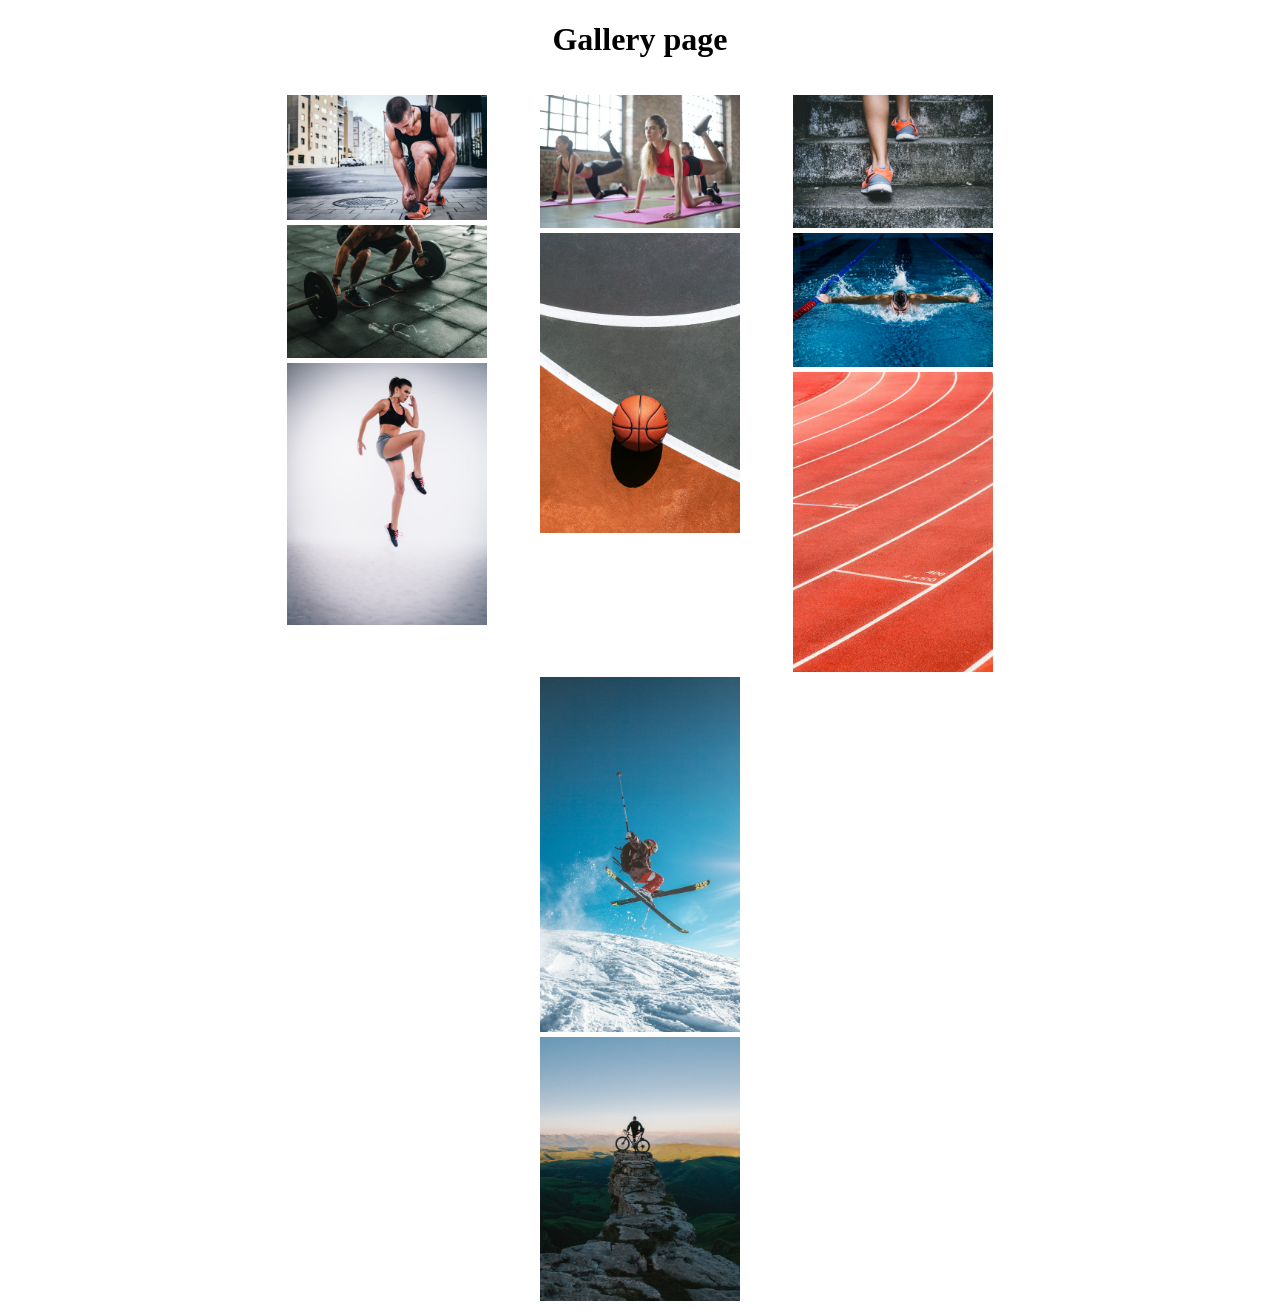
<file: src/index.html>
<!DOCTYPE html>
<head>
    <link rel="stylesheet" href="../styles/index.css">

    <title>Gallery's page</title>
</head>

<div class="title">
    <h1>Gallery page</h1>
  </div>
  <div class="row">
    <div class="column">

      <div class="overlay_img">
        <img src="../images/img1.jpg" alt="Image01" class="resizedImage " id="img1" />
        <div class="hover">
          <div class="imgTitle"><h1 class="imgT" id="image01">Marathon</h1></div>
        </div>
      </div>
      <div class="overlay_img">
        <img src="../images/img5.jpg" alt="image05" class="resizedImage" id="img5" />
        <div class="hover">
          <div class="imgTitle"><h1 class="imgT" id="image05">Weight Lifting</h1></div>
        </div>
      </div>
      <div class="overlay_img">
        <img src="../images/img8.jpg" alt="image08" class="resizedImage" id="img8" />
        <div class="hover">
          <div class="imgTitle"><h1 class="imgT" id="image08">Jogging</h1></div>
        </div>
      </div>
    </div>
    <div class="column">
      <div class="overlay_img">
        <img src="../images/img2.jpg" alt="image02" class="resizedImage" id="img2" />
        <div class="hover">
          <div class="imgTitle"><h1 class="imgT" id="image02">Gymnastics</h1></div>
        </div>
      </div>
      <div class="overlay_img">
        <img src="../images/img6.jpg" alt="image06" class="resizedImage" id="img6" />
        <div class="hover">
          <div class="imgTitle"><h1 class="imgT" id="image06">Basketball</h1></div>
        </div>
      </div>
    </div>
    <div class="column">
      <div class="overlay_img">
        <img src="../images/img3.jpg" alt="image03" class="resizedImage" id="img3" />
        <div class="hover">
          <div class="imgTitle"><h1 class="imgT" id="image03">Climbing</h1></div>
        </div>
      </div>
      <div class="overlay_img">
        <img src="../images/img7.jpg" alt="image07" class="resizedImage" id="img7" />
        <div class="hover">
          <div class="imgTitle"><h1 class="imgT" id="image07">Swimming</h1></div>
        </div>
      </div>
      <div class="overlay_img">
        <img src="../images/img9.jpg" alt="img09" class="resizedImage" id="img9" />
        <div class="hover">
          <div class="imgTitle"><h1 class="imgT" id="image09">Running</h1></div>
        </div>
      </div>
    </div>
    <div class="column">
      <div class="overlay_img">
        <img src="../images/img4.jpg" alt="image04" class="resizedImage" id="img4" />
        <div class="hover">
          <div class="imgTitle"><h1 class="imgT" id="image04">Skiing</h1></div>
        </div>
      </div>
      <div class="overlay_img">
        <img src="../images/img10.jpg" alt="image10" class="resizedImage" id="img10" />
        <div class="hover">
          <div class="imgTitle"><h1 class="imgT" id="image10">Cycling</h1></div>
        </div>
      </div>

    </div>
    <div id="myModal" class="modal">
      <span class="close">&times;</span>

      <iframe class="modal-content" id="modal-image" frameborder="0"></iframe>

    </div>
  </div>
  <script src="../scripts/index.js"></script>
</body>
</html>
</file>
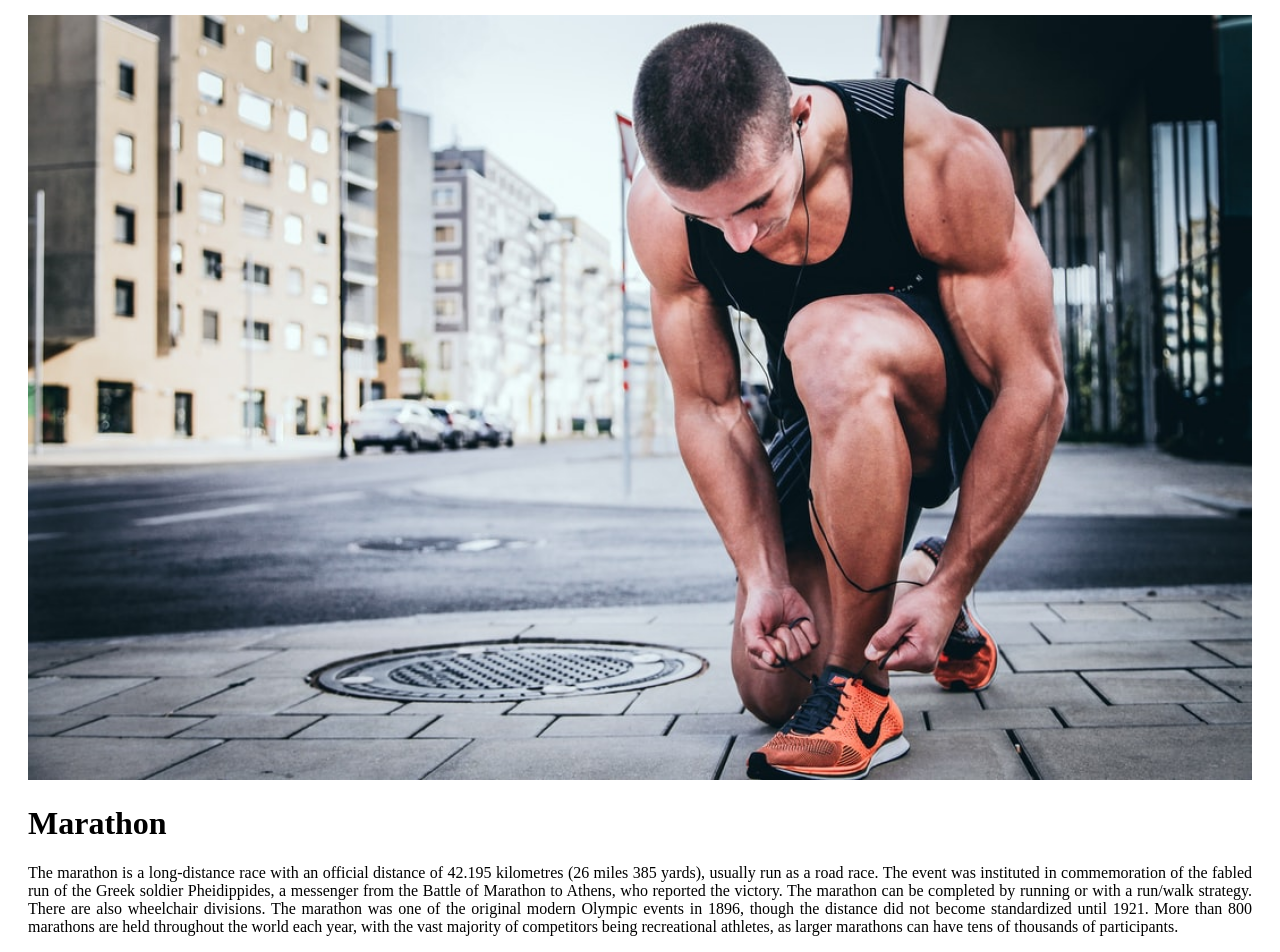
<file: src/image01.html>
<!DOCTYPE html>
<html>
  <head>
    <link rel="stylesheet" href="../styles/index.css" />
  </head>
  <body>
    <div class="modalDivClass">
      <img src="../images/img1.jpg" alt="img1" class="modalImgClass" />
      <h1 class="modalTitles">Marathon</h1>
      <p>
        The marathon is a long-distance race with an official distance of 42.195 kilometres (26 miles 385 yards), 
        usually run as a road race. The event was instituted in commemoration of the fabled run of the Greek soldier Pheidippides, 
        a messenger from the Battle of Marathon to Athens, who reported the victory. 
        The marathon can be completed by running or with a run/walk strategy. 
        There are also wheelchair divisions. The marathon was one of the original modern Olympic events in 1896, 
        though the distance did not become standardized until 1921. 
        More than 800 marathons are held throughout the world each year, 
        with the vast majority of competitors being recreational athletes, as larger marathons can have tens of thousands of participants.       </p>
    </div>
  </body>
</html>
</file>
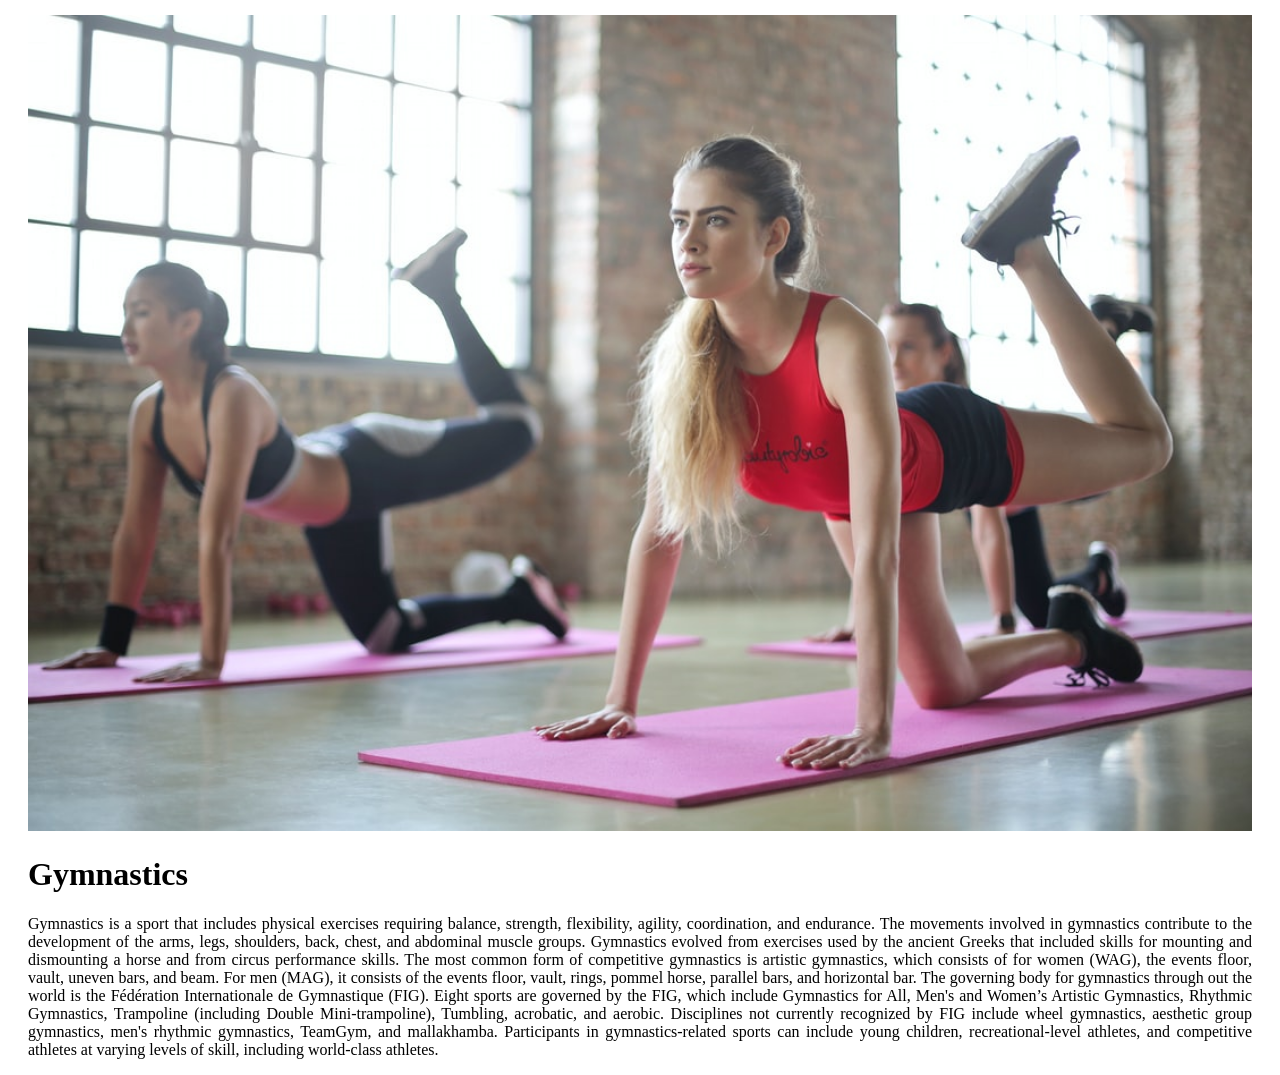
<file: src/image02.html>
<!DOCTYPE html>
<html>
  <head>
    <link rel="stylesheet" href="../styles/index.css" />
  </head>
  <body>
    <div class="modalDivClass">
      <img src="../images/img2.jpg" alt="img2" class="modalImgClass" />
      <h1 class="modalTitles">Gymnastics</h1>
      <p>
        Gymnastics is a sport that includes physical exercises requiring balance, strength, flexibility, 
        agility, coordination, and endurance. The movements involved in gymnastics contribute to the development of the arms, 
        legs, shoulders, back, chest, and abdominal muscle groups. Gymnastics evolved from exercises used by the ancient Greeks 
        that included skills for mounting and dismounting a horse and from circus performance skills.
        The most common form of competitive gymnastics is artistic gymnastics, which consists of for women (WAG), the events floor, 
        vault, uneven bars, and beam. For men (MAG), it consists of the events floor, vault, rings, pommel horse, parallel bars, 
        and horizontal bar. The governing body for gymnastics through out the world is the Fédération Internationale de Gymnastique (FIG). 
        Eight sports are governed by the FIG, which include Gymnastics for All, Men's and Women’s Artistic Gymnastics, Rhythmic Gymnastics, 
        Trampoline (including Double Mini-trampoline), Tumbling, acrobatic, and aerobic. Disciplines not currently recognized by FIG include 
        wheel gymnastics, aesthetic group gymnastics, men's rhythmic gymnastics, TeamGym, and mallakhamba.
        Participants in gymnastics-related sports can include young children, recreational-level athletes, 
        and competitive athletes at varying levels of skill, including world-class athletes.
</p>
    </div>
  </body>
</html>
</file>
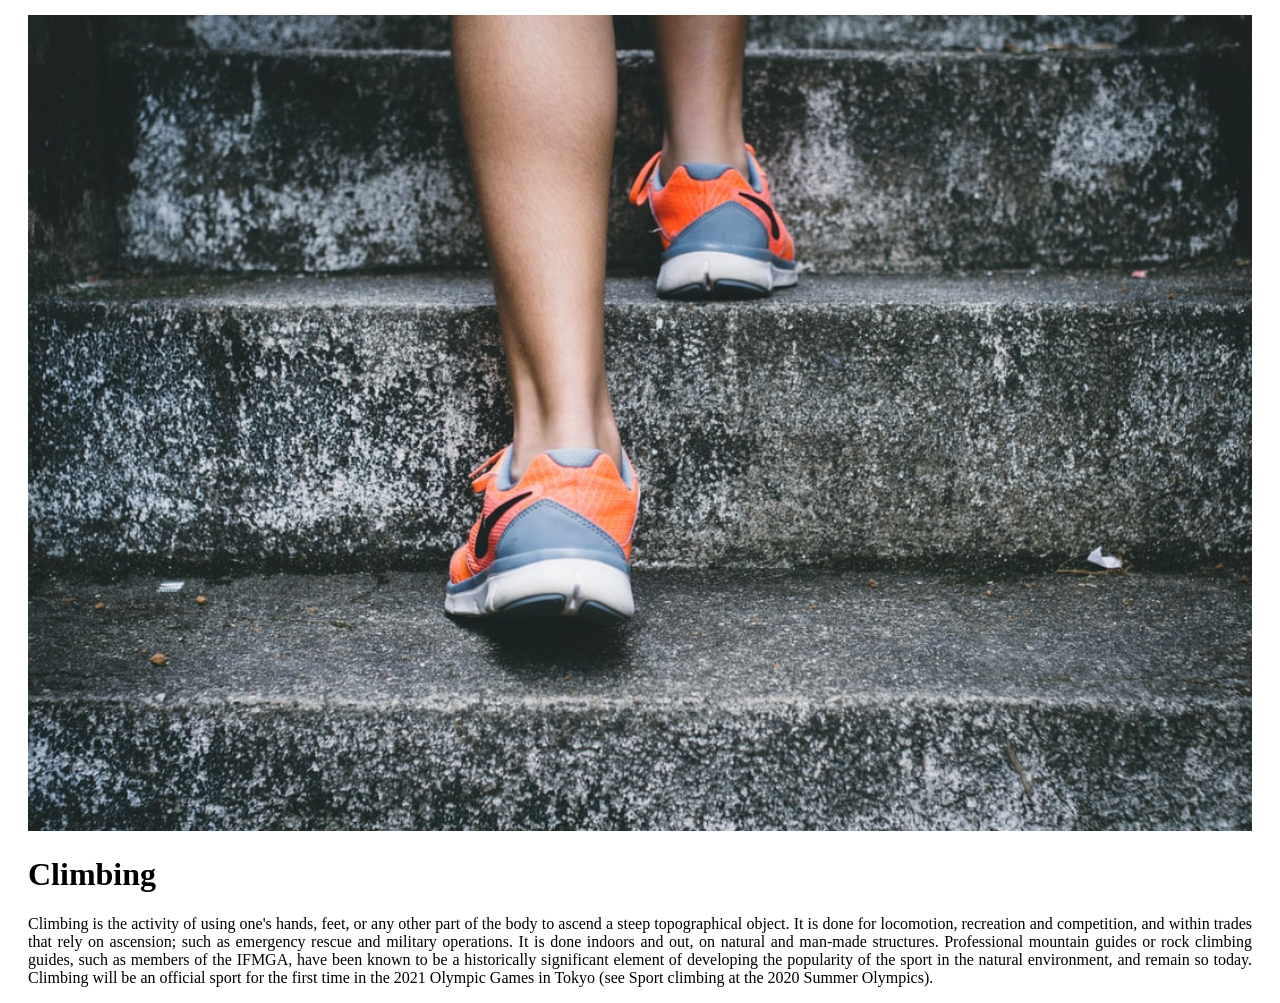
<file: src/image03.html>
<!DOCTYPE html>
<html>
  <head>
    <link rel="stylesheet" href="../styles/index.css" />
  </head>
  <body>
    <div class="modalDivClass">
      <img src="../images/img3.jpg" alt="img3" class="modalImgClass" />
      <h1 class="modalTitles">Climbing</h1>
      <p>
        Climbing is the activity of using one's hands, feet, 
        or any other part of the body to ascend a steep topographical object. 
        It is done for locomotion, recreation and competition, and within trades 
        that rely on ascension; such as emergency rescue and military operations. 
        It is done indoors and out, on natural and man-made structures.
        Professional mountain guides or rock climbing guides, such as members of the IFMGA, 
        have been known to be a historically significant element of developing the popularity 
        of the sport in the natural environment, and remain so today. 
        Climbing will be an official sport for the first time in the 2021 Olympic Games in Tokyo 
        (see Sport climbing at the 2020 Summer Olympics).
      </p>
    </div>
  </body>
</html>
</file>
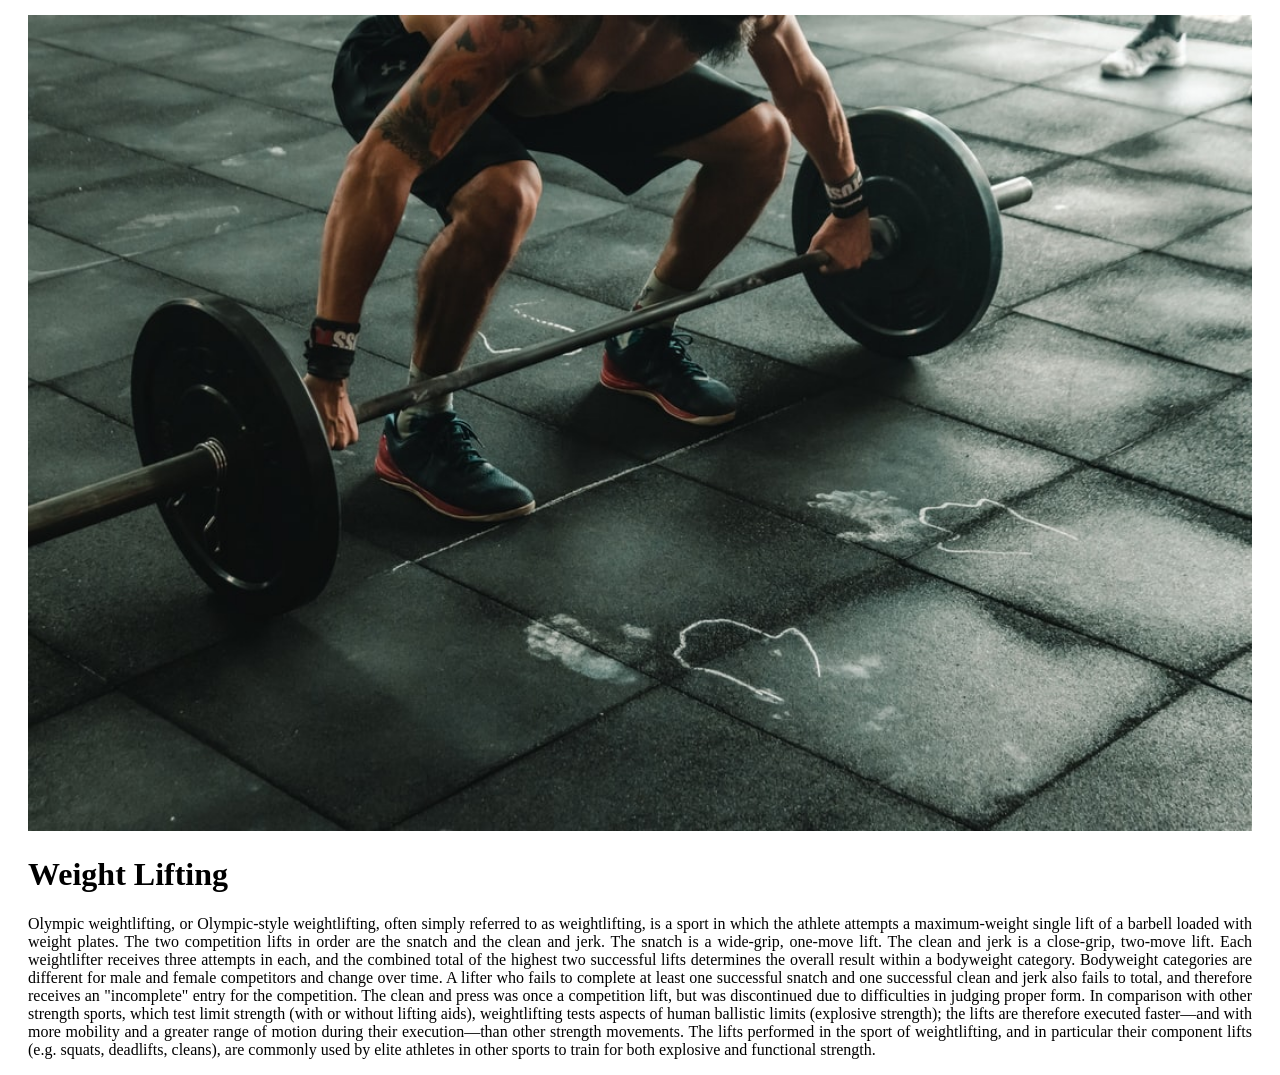
<file: src/image05.html>
<!DOCTYPE html>
<html>
  <head>
    <link rel="stylesheet" href="../styles/index.css" />
  </head>
  <body>
    <div class="modalDivClass">
      <img src="../images/img5.jpg" alt="img5" class="modalImgClass" />
      <h1 class="modalTitles">Weight Lifting</h1>
      <p>
        Olympic weightlifting, or Olympic-style weightlifting, 
        often simply referred to as weightlifting, is a sport in which the athlete 
        attempts a maximum-weight single lift of a barbell loaded with weight plates. 
        The two competition lifts in order are the snatch and the clean and jerk. 
        The snatch is a wide-grip, one-move lift. The clean and jerk is a close-grip, 
        two-move lift. Each weightlifter receives three attempts in each, and the combined 
        total of the highest two successful lifts determines the overall result within 
        a bodyweight category. Bodyweight categories are different for male and female competitors 
        and change over time. A lifter who fails to complete at least one successful snatch and one 
        successful clean and jerk also fails to total, and therefore receives an "incomplete" entry for the competition. 
        The clean and press was once a competition lift, but was discontinued due to difficulties in judging proper form. 
        In comparison with other strength sports, which test limit strength (with or without lifting aids), 
        weightlifting tests aspects of human ballistic limits (explosive strength); the lifts are therefore executed 
        faster—and with more mobility and a greater range of motion during their execution—than other strength movements.
        The lifts performed in the sport of weightlifting, and in particular their component lifts (e.g. squats, deadlifts, cleans), 
        are commonly used by elite athletes in other sports to train for both explosive and functional strength.
      </p>
    </div>
  </body>
</html>
</file>
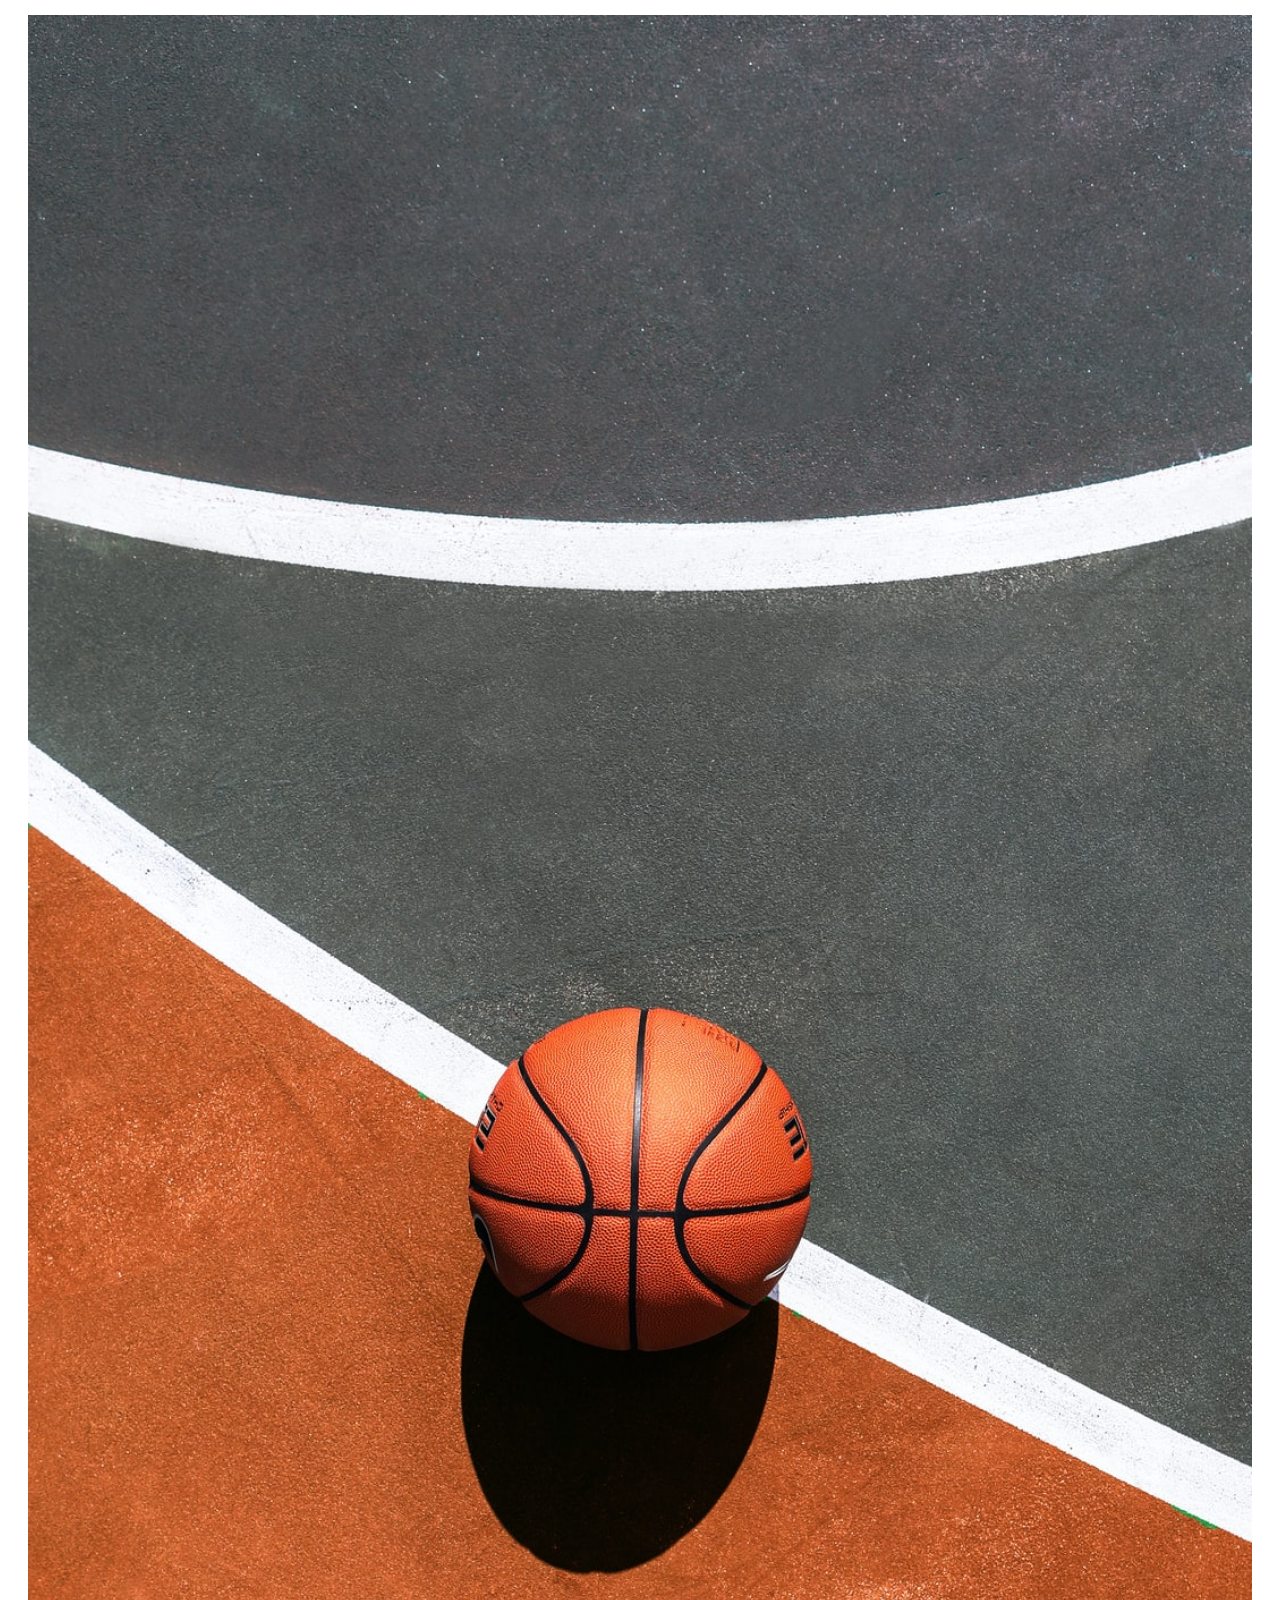
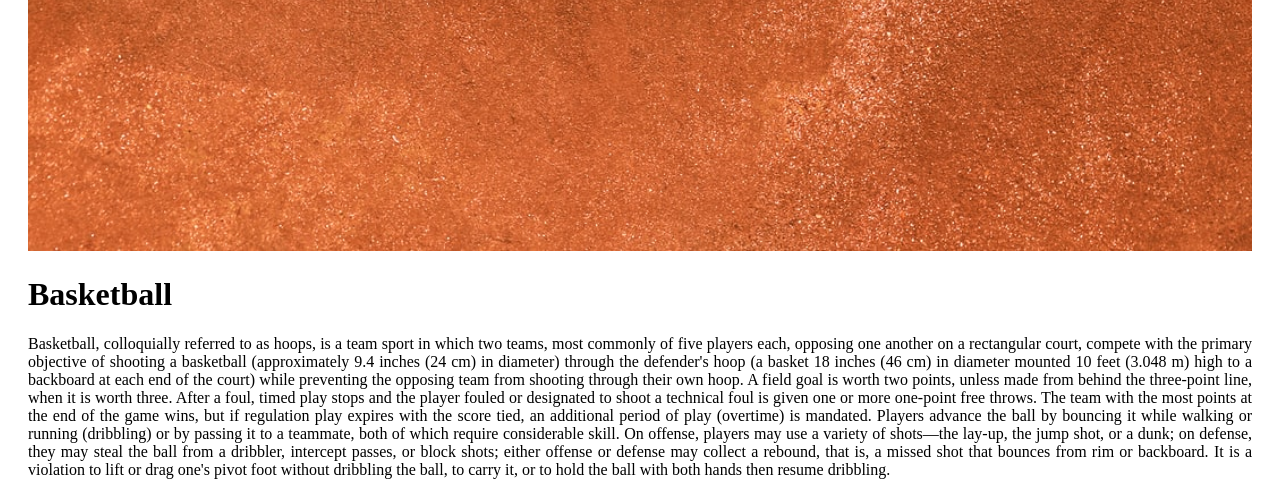
<file: src/image06.html>
<!DOCTYPE html>
<html>
  <head>
    <link rel="stylesheet" href="../styles/index.css" />
  </head>
  <body>
    <div class="modalDivClass">
      <img src="../images/img6.jpg" alt="img6" class="modalImgClass" />
      <h1 class="modalTitles">Basketball</h1>
      <p>
        Basketball, colloquially referred to as hoops, is a team sport in which two teams, most commonly of five players
        each, opposing one another on a rectangular court, compete with the primary objective of shooting a basketball
        (approximately 9.4 inches (24 cm) in diameter) through the defender's hoop (a basket 18 inches (46 cm) in
        diameter mounted 10 feet (3.048 m) high to a backboard at each end of the court) while preventing the opposing
        team from shooting through their own hoop. A field goal is worth two points, unless made from behind the
        three-point line, when it is worth three. After a foul, timed play stops and the player fouled or designated to
        shoot a technical foul is given one or more one-point free throws. The team with the most points at the end of
        the game wins, but if regulation play expires with the score tied, an additional period of play (overtime) is
        mandated. Players advance the ball by bouncing it while walking or running (dribbling) or by passing it to a
        teammate, both of which require considerable skill. On offense, players may use a variety of shots—the lay-up,
        the jump shot, or a dunk; on defense, they may steal the ball from a dribbler, intercept passes, or block shots;
        either offense or defense may collect a rebound, that is, a missed shot that bounces from rim or backboard. It
        is a violation to lift or drag one's pivot foot without dribbling the ball, to carry it, or to hold the ball
        with both hands then resume dribbling.
      </p>
    </div>
  </body>
</html>
</file>
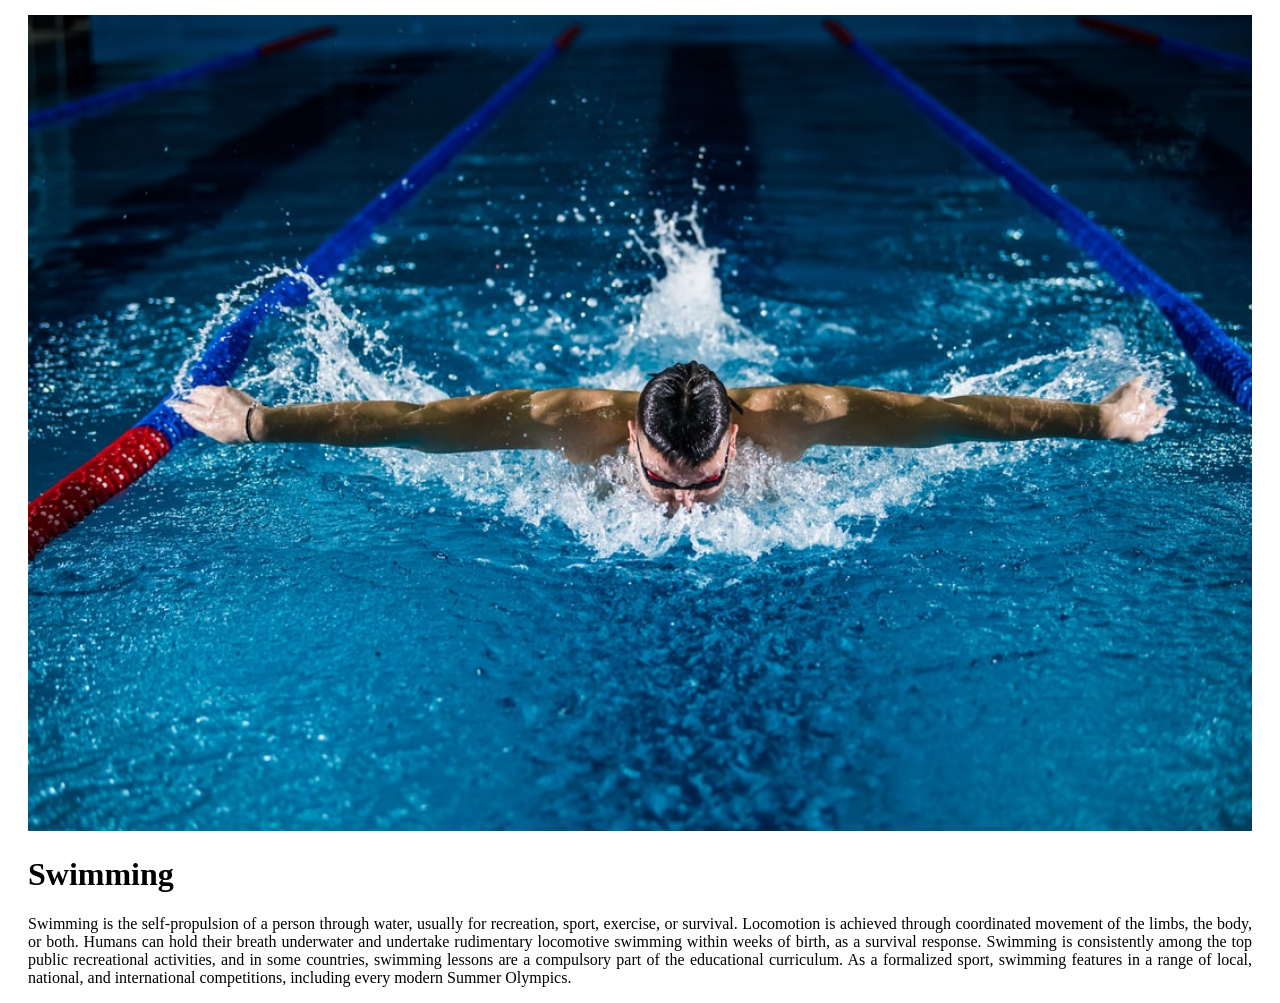
<file: src/image07.html>
<!DOCTYPE html>
<html>
  <head>
    <link rel="stylesheet" href="../styles/index.css" />
  </head>
  <body>
    <div class="modalDivClass">
      <img src="../images/img7.jpg" alt="img7" class="modalImgClass" />
      <h1 class="modalTitles">Swimming</h1>
      <p>
        Swimming is the self-propulsion of a person through water, usually for recreation, sport, exercise, or survival.
        Locomotion is achieved through coordinated movement of the limbs, the body, or both. Humans can hold their
        breath underwater and undertake rudimentary locomotive swimming within weeks of birth, as a survival response.
        Swimming is consistently among the top public recreational activities, and in some countries, swimming lessons
        are a compulsory part of the educational curriculum. As a formalized sport, swimming features in a range of
        local, national, and international competitions, including every modern Summer Olympics.
      </p>
    </div>
  </body>
</html>
</file>
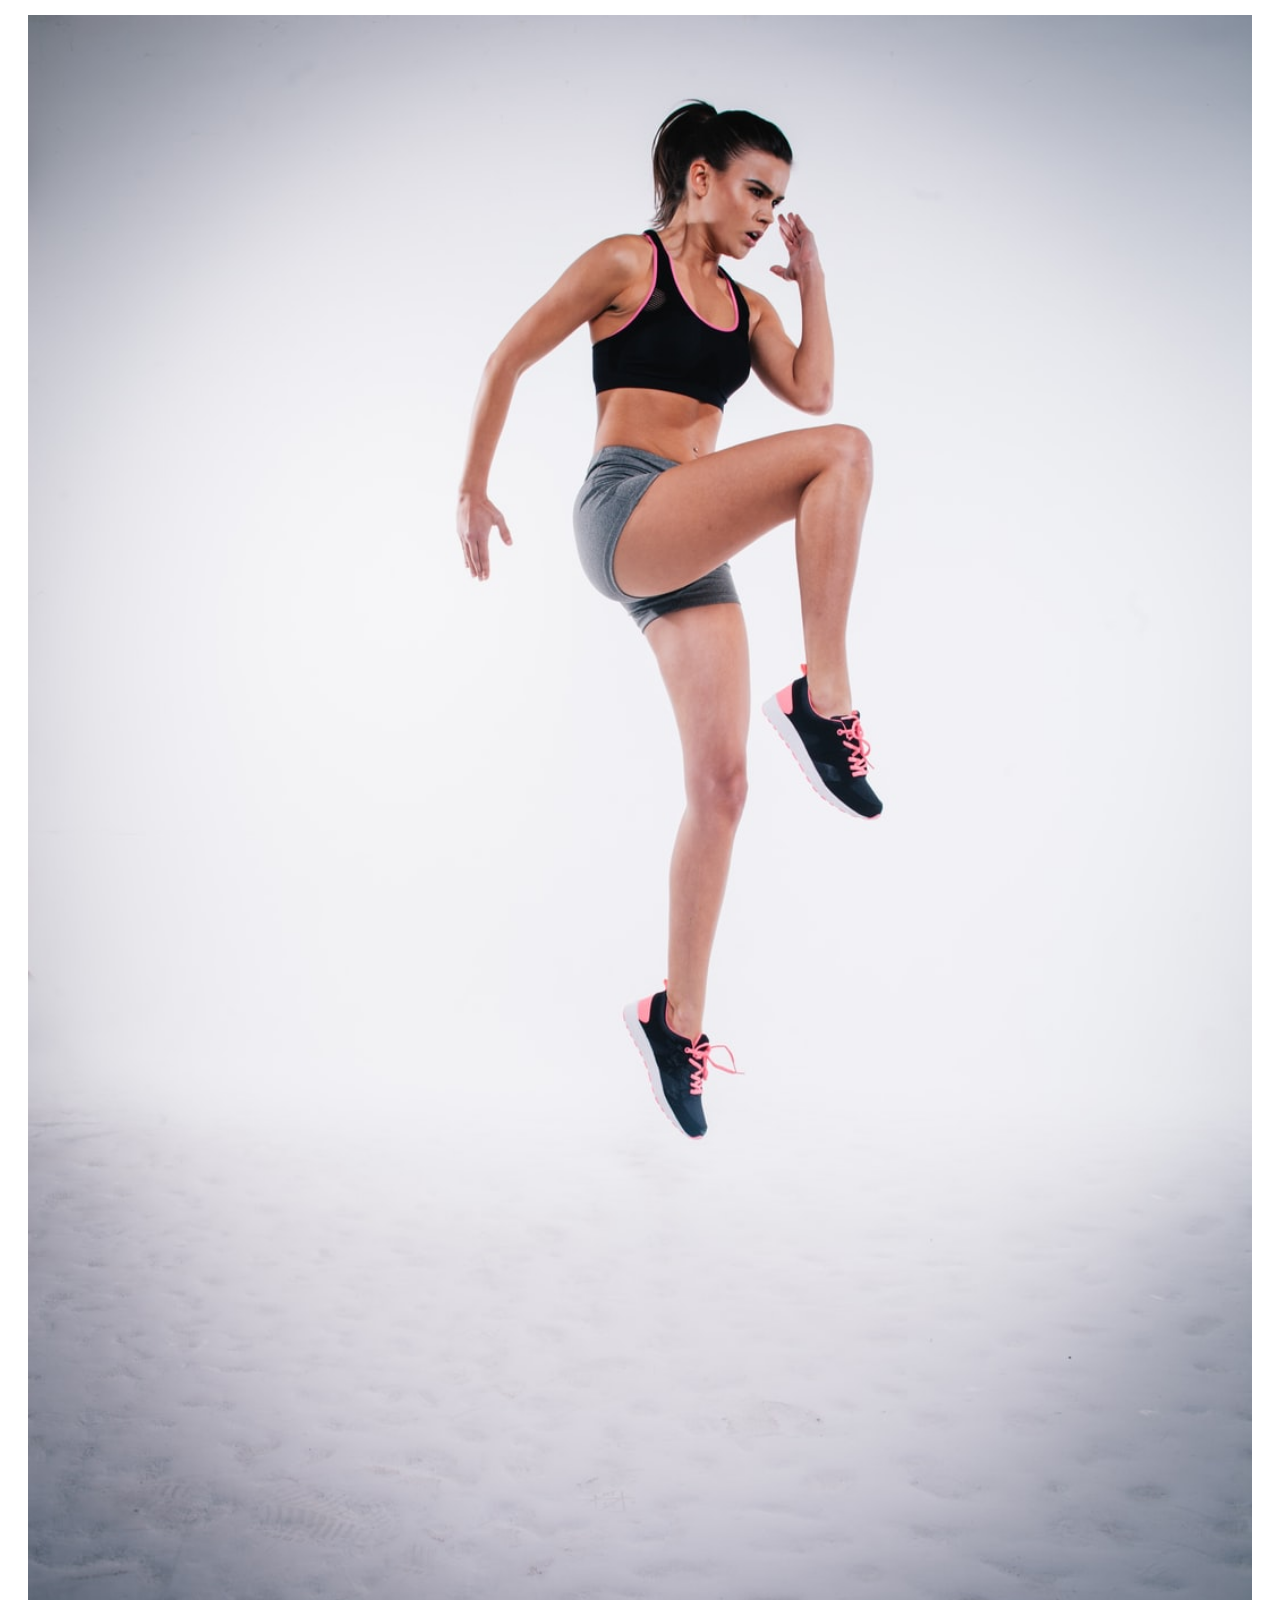
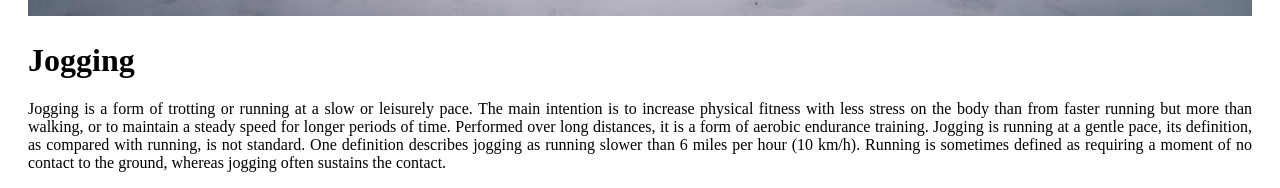
<file: src/image08.html>
<!DOCTYPE html>
<html>
  <head>
    <link rel="stylesheet" href="../styles/index.css" />
  </head>
  <body>
    <div class="modalDivClass">
      <img src="../images/img8.jpg" alt="img8" class="modalImgClass" />
      <h1 class="modalTitles">Jogging</h1>
      <p>
        Jogging is a form of trotting or running at a slow or leisurely pace. The main intention is to increase physical
        fitness with less stress on the body than from faster running but more than walking, or to maintain a steady
        speed for longer periods of time. Performed over long distances, it is a form of aerobic endurance training.
        Jogging is running at a gentle pace, its definition, as compared with running, is not standard. One definition
        describes jogging as running slower than 6 miles per hour (10 km/h). Running is sometimes defined as requiring a
        moment of no contact to the ground, whereas jogging often sustains the contact.
      </p>
    </div>
  </body>
</html>
</file>
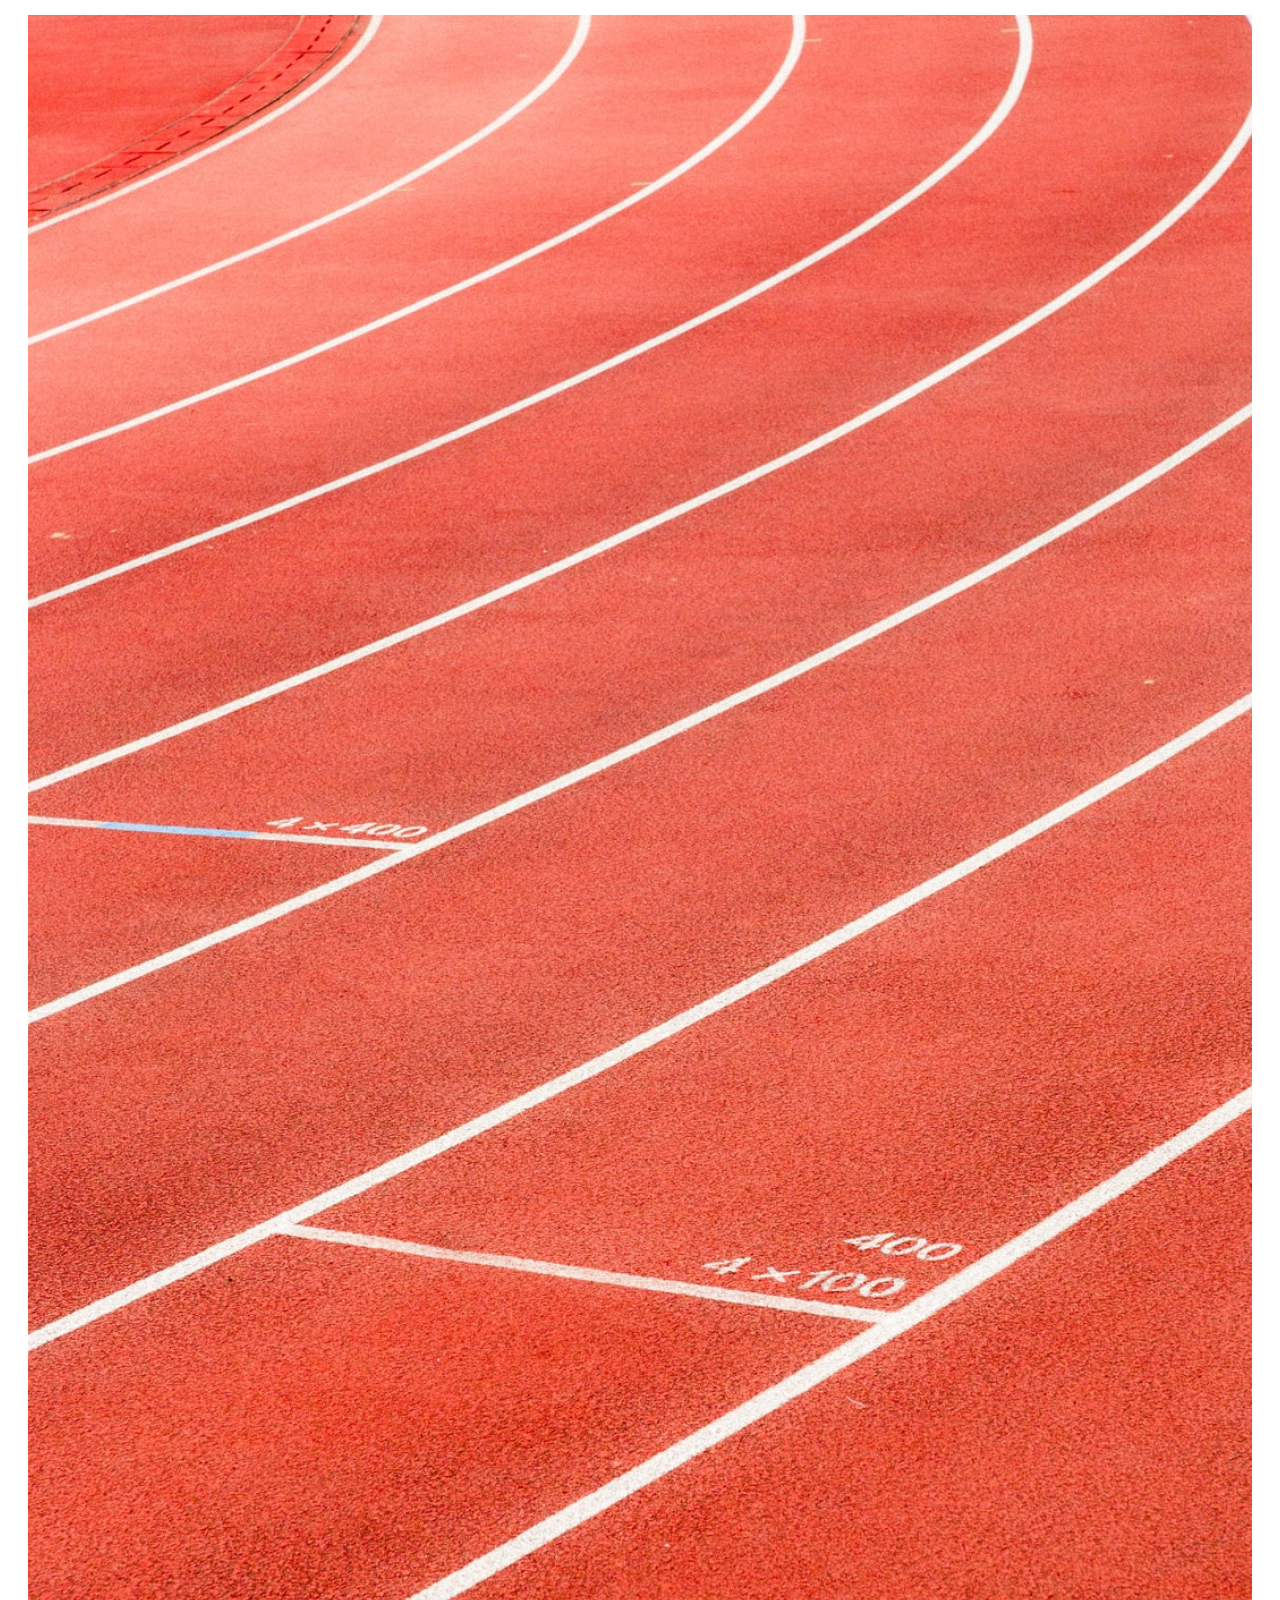
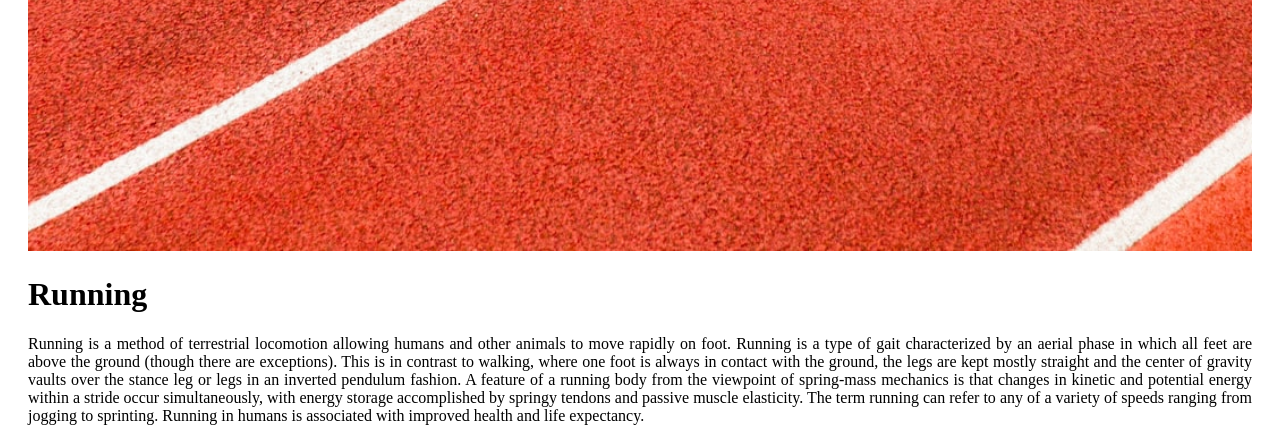
<file: src/image09.html>
<!DOCTYPE html>
<html>
  <head>
    <link rel="stylesheet" href="../styles/index.css" />
  </head>
  <body>
    <div class="modalDivClass">
      <img src="../images/img9.jpg" alt="img9" class="modalImgClass" />
      <h1 class="modalTitles">Running</h1>
      <p>
        Running is a method of terrestrial locomotion allowing humans and other animals to move rapidly on foot. Running
        is a type of gait characterized by an aerial phase in which all feet are above the ground (though there are
        exceptions). This is in contrast to walking, where one foot is always in contact with the ground, the legs are
        kept mostly straight and the center of gravity vaults over the stance leg or legs in an inverted pendulum
        fashion. A feature of a running body from the viewpoint of spring-mass mechanics is that changes in kinetic and
        potential energy within a stride occur simultaneously, with energy storage accomplished by springy tendons and 
        passive muscle elasticity. The term running can refer to any of a variety of speeds ranging from jogging to sprinting. 
        Running in humans is associated with improved health and life expectancy.
      </p>
    </div>
  </body>
</html>
</file>
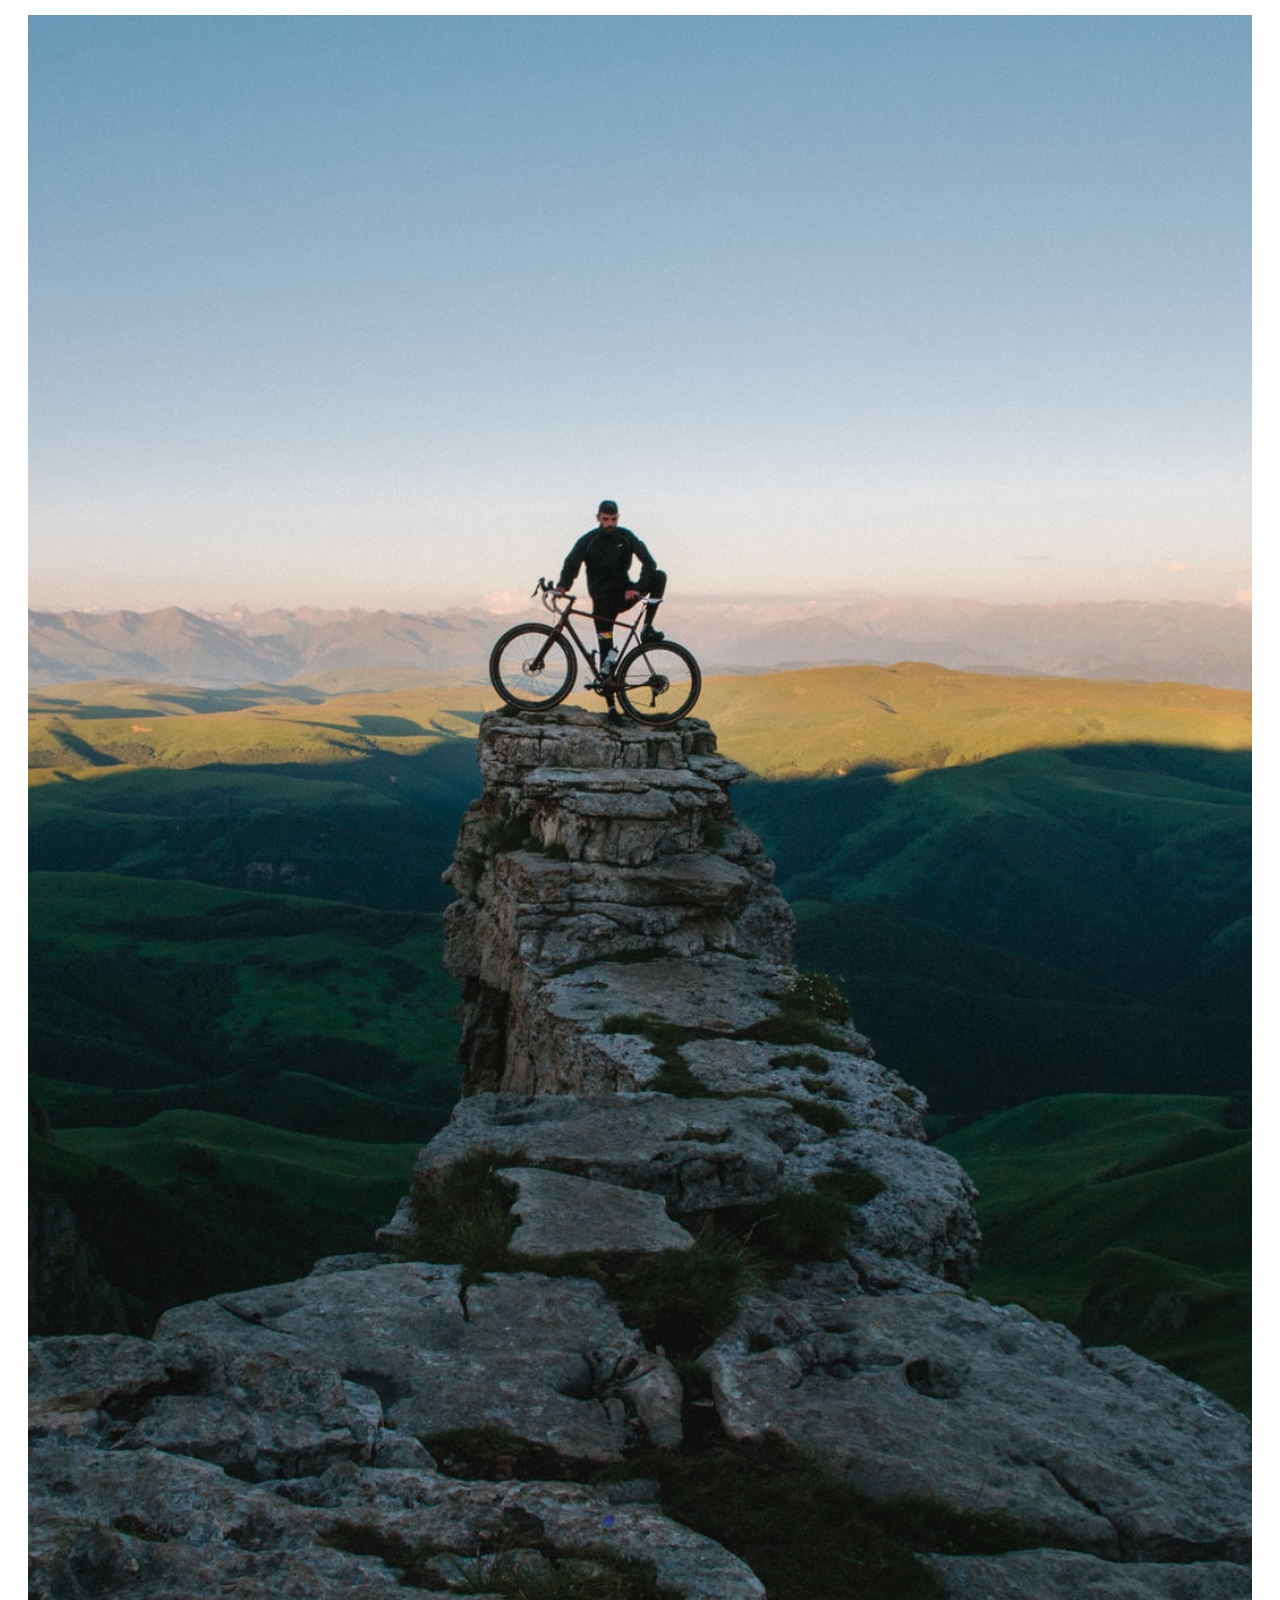
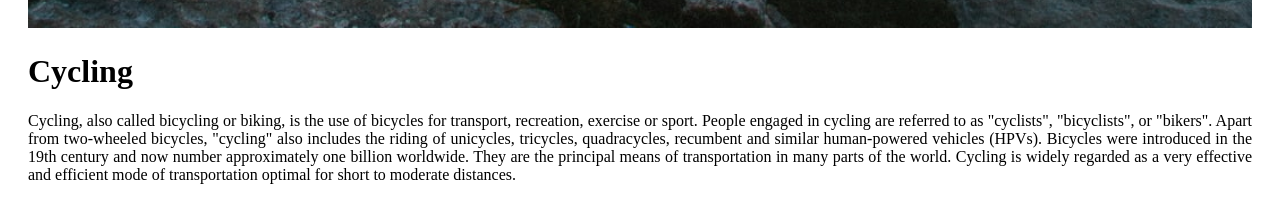
<file: src/image10.html>
<!DOCTYPE html>
<html>
  <head>
    <link rel="stylesheet" href="../styles/index.css" />
  </head>
  <body>
    <div class="modalDivClass">
      <img src="../images/img10.jpg" alt="img10" class="modalImgClass" />
      <h1 class="modalTitles">Cycling</h1>
      <p>
        Cycling, also called bicycling or biking, is the use of bicycles for transport, recreation, exercise or sport.
        People engaged in cycling are referred to as "cyclists", "bicyclists", or "bikers". Apart from two-wheeled
        bicycles, "cycling" also includes the riding of unicycles, tricycles, quadracycles, recumbent and similar
        human-powered vehicles (HPVs). Bicycles were introduced in the 19th century and now number approximately one
        billion worldwide. They are the principal means of transportation in many parts of the world. Cycling is widely
        regarded as a very effective and efficient mode of transportation optimal for short to moderate distances.
      </p>
    </div>
  </body>
</html>
</file>
<file: styles/index.css>
.row {
    display: flex;
    flex-wrap: wrap;
    justify-content: space-around;
    margin: 0 20%;
  }
  
  .column {
    flex-basis: 200px;
  }
  
  .resizedImage {
    width: 200px;
    margin: auto;
    display: block;
    transition: 0.5s;
  }
  
  .title {
    text-align: center;
    padding: 0 0 15px;
  }
  
  .overlay_img {
    position: relative;
    width: 100%;
    margin: 0 0 5px;
  }
  
  .hover {
    position: absolute;
    top: 0;
    bottom: 0;
    left: 0;
    right: 0;
    height: 100%;
    width: 100;
    opacity: 0;
    transition: 0.5s ease;
    background-color: rgba(46, 39, 39, 0.5);
  }
  
  .overlay_img:hover .hover {
    opacity: 0.5;
  }
  
  .imgTitle {
    color: white;
    font-size: large;
    position: absolute;
    top: 70%;
    left: 50%;
    transform: translate(-50%, -50%);
    text-align: center;
  }
  
  .modalDivClass {
    margin: 15px 20px;
  }
  .imgT {
    cursor: pointer;
  }
  .modalTitles {
    text-align: left;
  }
  
  .modalImgClass {
    width: 100%;
  }
  
  p {
    text-align: justify;
  }
  
  .modal {
    display: none; 
    position: fixed; 
    z-index: 1; 
    padding-top: 100px; 
    left: 0;
    top: 0;
    width: 100%; 
    height: 100%; 
    overflow: auto; 
    background-color: rgb(0, 0, 0); 
    background-color: rgba(0, 0, 0, 0.9); 
  }
  
  .modal-content {
    background-color: white;
    margin: auto;
    display: block;
    width: 80%;
    height: 80%;
  }  
  .close {
    position: absolute;
    top: 15px;
    right: 35px;
    color: #ffffff;
    font-size: 40px;
    font-weight: bold;
    transition: 0.3s;
  }
  
  .close:hover,
  .close:focus {
    color: rgb(61, 61, 61);
    text-decoration: none;
    cursor: pointer;
  }
</file>
